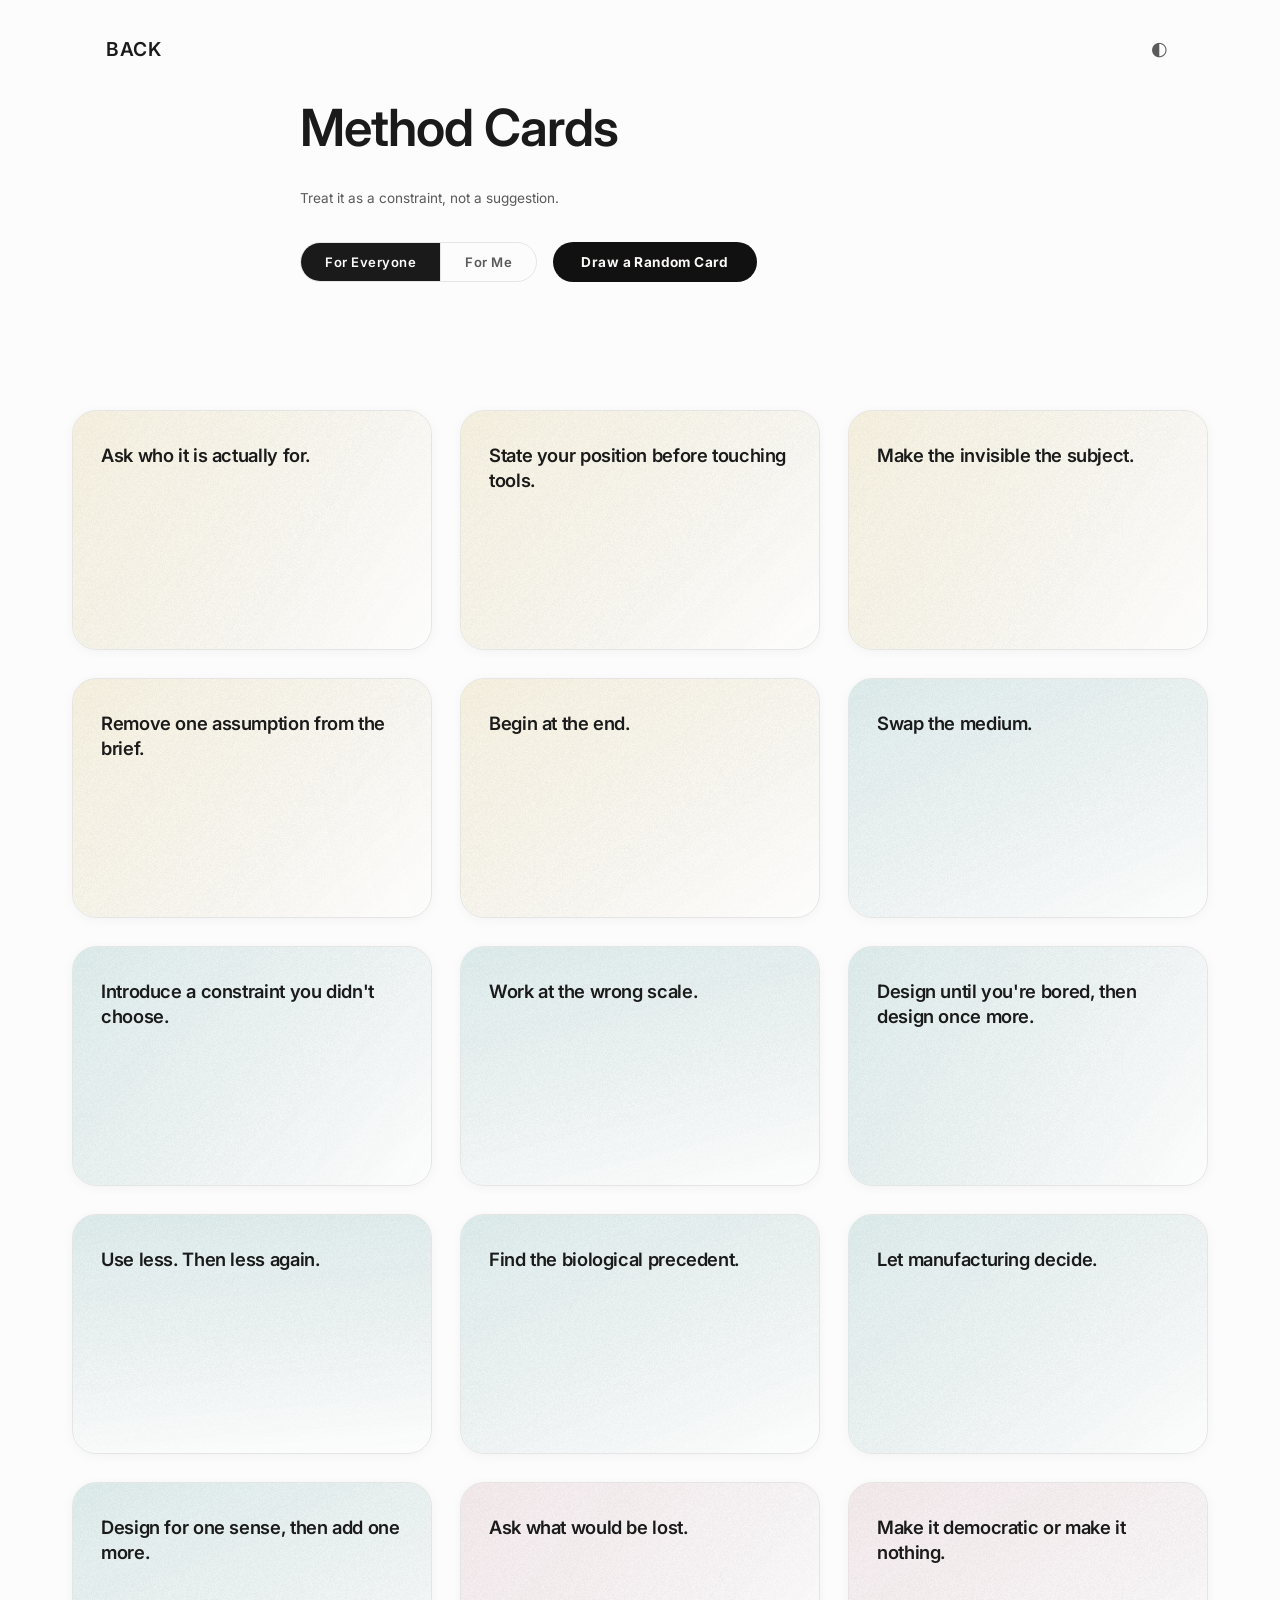
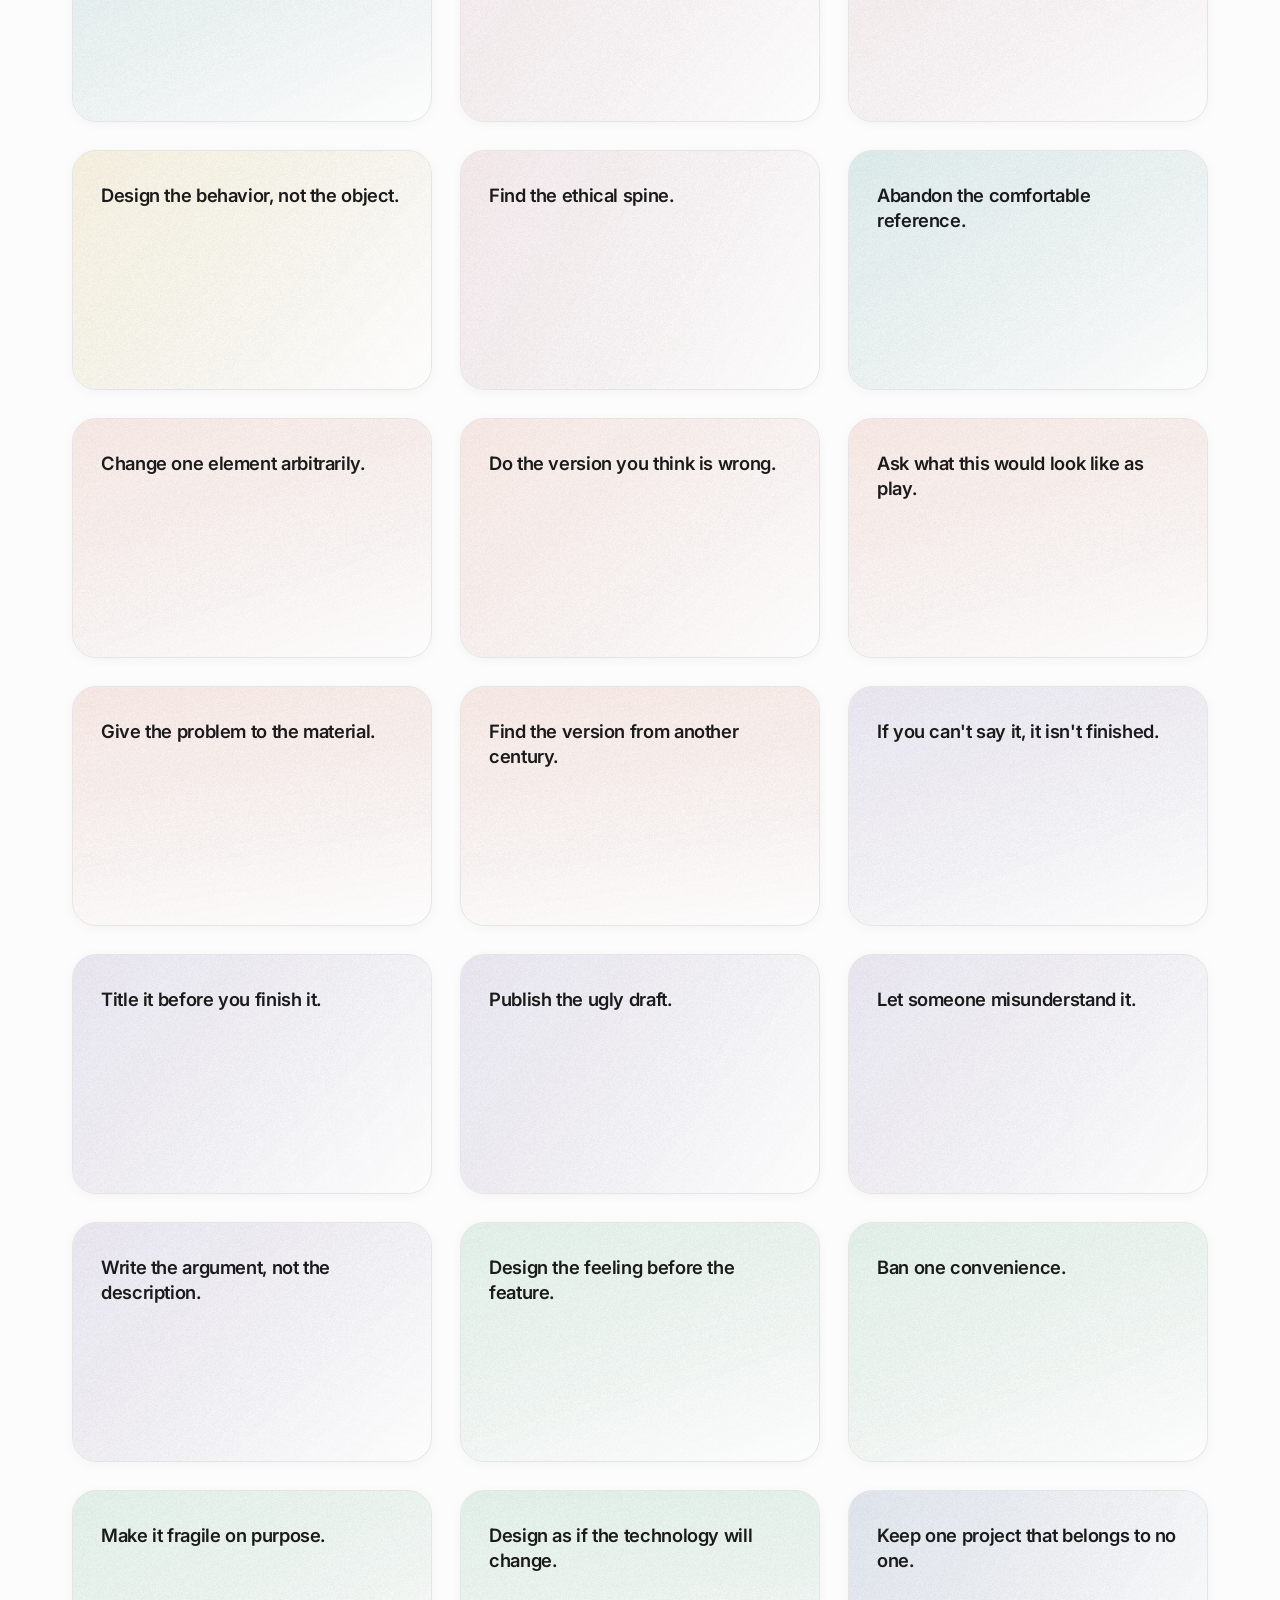
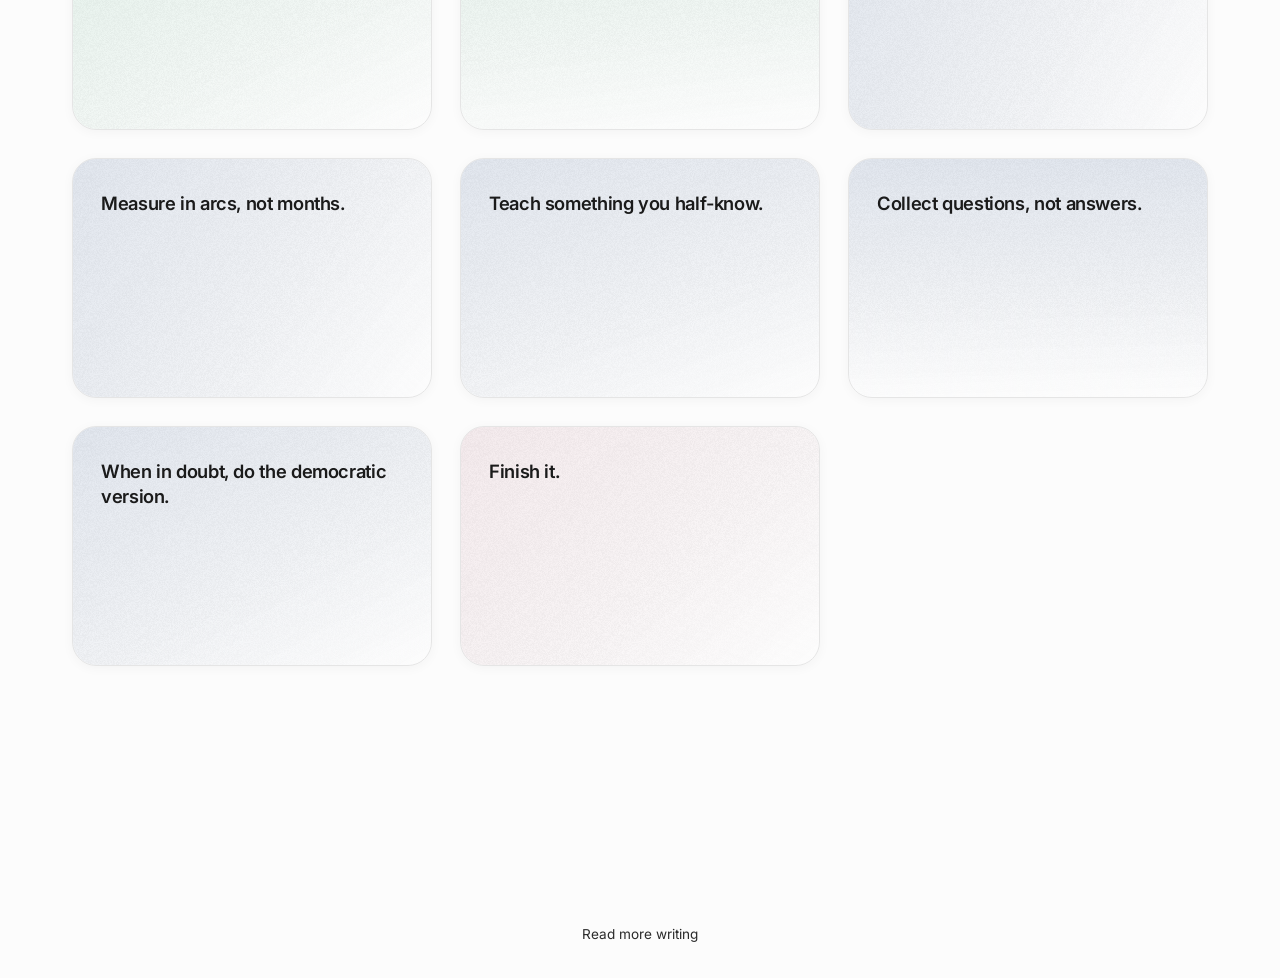
<file: cards.html>
<!DOCTYPE html>
<html lang="en">

<head>
    <meta charset="UTF-8">
    <meta name="viewport" content="width=device-width, initial-scale=1.0">
    <title>Method Cards</title>
    <meta name="description"
        content="A deck of oblique-style method cards for designers, writers, and makers — and one personal set for Prineeth.">
    <!-- Fonts -->
    <link
        href="https://fonts.googleapis.com/css2?family=Inter:wght@400;600&family=Merriweather:ital,wght@0,300;0,400;0,700;1,300&display=swap"
        rel="stylesheet">
    <link rel="stylesheet" href="css/style.css">
    <link rel="stylesheet" href="css/cards.css">
    <!-- Scripts -->
    <script src="https://cdnjs.cloudflare.com/ajax/libs/gsap/3.12.2/gsap.min.js"></script>
</head>

<body>

    <header class="site-header reading-header" style="max-width: 1100px;">
        <a href="index.html" class="logo back-link">Back</a>
        <div class="reading-controls">
            <button id="theme-toggle" aria-label="Toggle dark mode">◐</button>
        </div>
    </header>

    <main class="cards-page">
        <section class="cards-intro">
            <h1>Method Cards</h1>
            <p class="intro-subtitle">
            </p>
            <p class="intro-instructions">
                Treat it as a constraint, not a suggestion.
            </p>
        </section>

        <div class="cards-controls">
            <div class="deck-toggle" role="group" aria-label="Select card deck">
                <button class="deck-btn" data-deck="generic" id="deck-btn-generic">For Everyone</button>
                <button class="deck-btn" data-deck="personal" id="deck-btn-personal">For Me</button>
            </div>
            <button id="random-card-btn">Draw a Random Card</button>
        </div>

        <div class="cards-grid" id="cards-grid">
            <!-- Cards injected by JS -->
        </div>
    </main>

    <footer class="site-footer">
        <a class="footer-link" href="index.html">Read more writing</a>
    </footer>

    <script src="js/cards.js"></script>
</body>

</html>
</file>
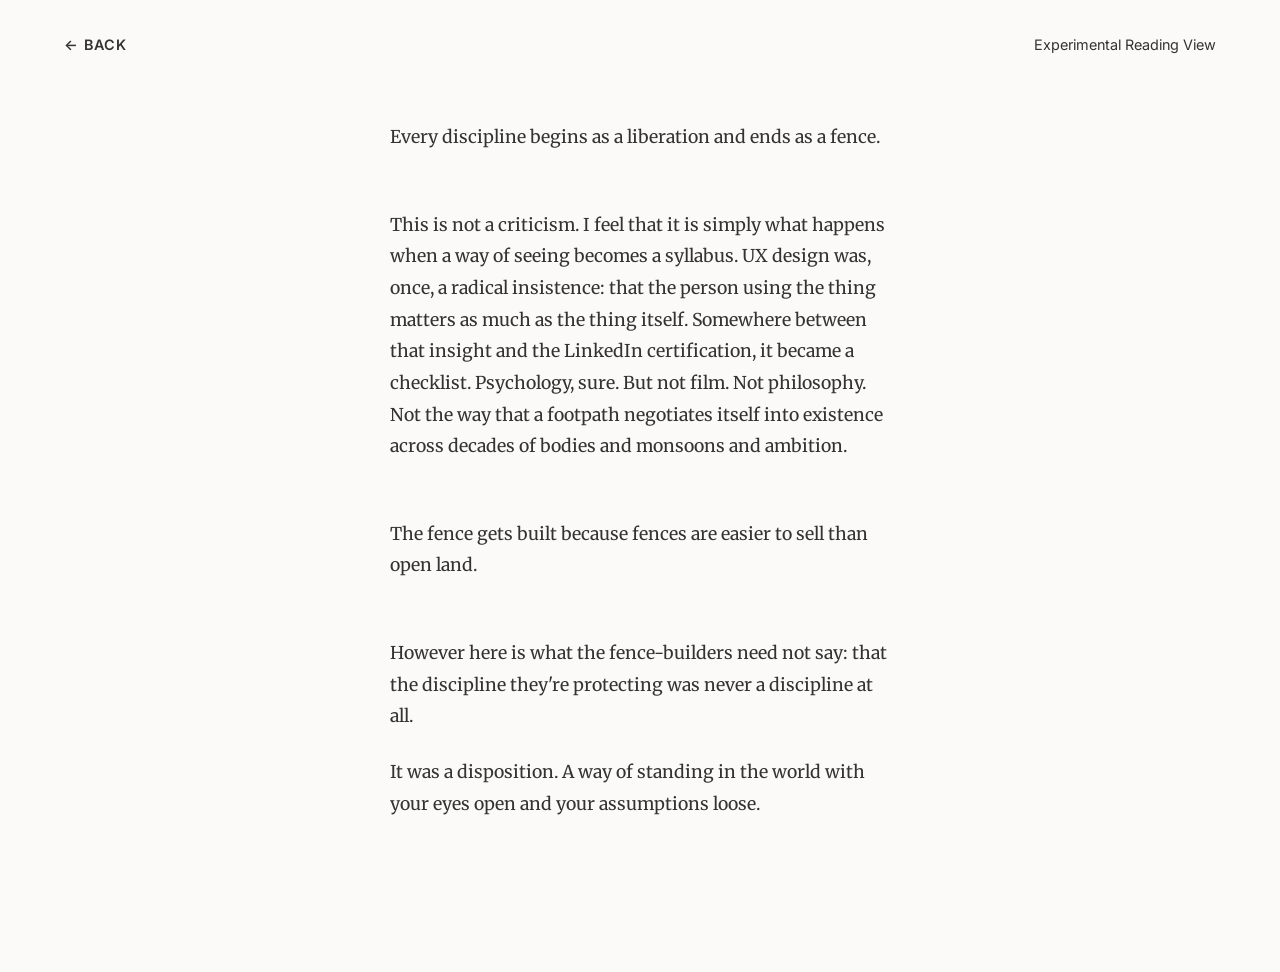
<file: post-v2.html>
<!DOCTYPE html>
<html lang="en">
<head>
    <meta charset="UTF-8">
    <meta name="viewport" content="width=device-width, initial-scale=1.0">
    <title>Experimental Layout - V2</title>
    <!-- Fonts -->
    <link href="https://fonts.googleapis.com/css2?family=Inter:wght@400;600&family=Merriweather:ital,wght@0,300;0,400;0,700;1,300&display=swap" rel="stylesheet">
    <!-- Base styles for general resetting (using experimental specific over it) -->
    <link rel="stylesheet" href="css/post-v2.css">
</head>
<body>
    <header class="site-header">
        <a href="index.html" class="logo back-link">← Back</a>
        <div class="reading-controls">
            <span>Experimental Reading View</span>
        </div>
    </header>

    <main class="experimental-layout">
        
        <div class="content-block">
            <div class="left-aside"></div>
            <div class="center-main">
                <p>Every discipline begins as a liberation and ends as a fence.</p>
            </div>
            <div class="right-aside"></div>
        </div>

        <div class="content-block">
            <div class="left-aside"></div>
            <div class="center-main">
                <p>This is not a criticism. I feel that it is simply what happens when a way of seeing becomes a syllabus. UX design was, once, a radical insistence: that the person using the thing matters as much as the thing itself. Somewhere between that insight and the LinkedIn certification, it became a checklist. Psychology, sure. But not film. Not philosophy. Not the way that a footpath negotiates itself into existence across decades of bodies and monsoons and ambition.</p>
            </div>
            <div class="right-aside"></div>
        </div>

        <div class="content-block">
            <div class="left-aside"></div>
            <div class="center-main">
                <p>The fence gets built because <span class="hover-collage" data-images="images/fence.jpg,images/fence2.jpg">fences</span> are easier to sell than open land.</p>
            </div>
            <div class="right-aside"></div>
        </div>

        <div class="content-block">
            <div class="left-aside"></div>
            <div class="center-main">
                <p>However here is what the fence-builders need not say: that the discipline they're protecting was never a discipline at all.</p>
                <p>It was a disposition. A way of standing in the world with your eyes open and your assumptions loose.</p>
            </div>
            <div class="right-aside"></div>
        </div>

    </main>
</body>
</html>
</file>
<file: css/style.css>
:root {
    /* Colors - Light Theme */
    --bg-color: #fcfcfc;
    --text-primary: #1a1a1a;
    --text-secondary: #5a5a5a;
    --accent: #d4af37; /* classy gold */
    --link-color: #2b2b2b;
    --border-color: #e5e5e5;
    
    /* Typography */
    --font-heading: 'Inter', sans-serif;
    --font-body: 'Merriweather', serif;
    --font-mono: 'Courier New', Courier, monospace;

    /* Spacing */
    --spacing-xs: 0.5rem;
    --spacing-sm: 1rem;
    --spacing-md: 2rem;
    --spacing-lg: 4rem;
    --spacing-xl: 8rem;

    /* Layout */
    --container-width: 680px;

    /* Transitions */
    --ease: cubic-bezier(0.25, 0.1, 0.25, 1);
}

[data-theme="dark"] {
    --bg-color: #111111;
    --text-primary: #e5e5e5;
    --text-secondary: #999999;
    --accent: #d4af37;
    --link-color: #cccccc;
    --border-color: #333333;
}

/* Reset & Basics */
*, *::before, *::after { box-sizing: border-box; }
html {
    background-color: var(--bg-color);
    transition: background-color 0.4s var(--ease);
}


body {
    margin: 0;
    padding: 0;
    background-color: transparent;
    color: var(--text-primary);
    font-family: var(--font-body);
    font-size: 1.125rem;
    line-height: 1.8;
    transition: color 0.4s var(--ease);
    overflow-x: hidden;
}

h1, h2, h3, h4, h5, h6 {
    font-family: var(--font-heading);
    font-weight: 600;
    line-height: 1.2;
    margin-top: 2em;
    margin-bottom: 0.5em;
    letter-spacing: -0.02em;
}

/* Prevent flash before GSAP animation */
.hero-title, .hero-subtitle, .site-header, .site-footer, .post-header, .post-content,
.cards-intro, .cards-controls {
    opacity: 0;
    filter: blur(12px);
}

a {
    color: var(--link-color);
    text-decoration: none;
    transition: color 0.3s var(--ease);
    border-bottom: 1px solid transparent;
}
a:hover {
    border-bottom-color: var(--accent);
    color: var(--text-primary);
}


/* Layout */
.container {
    max-width: var(--container-width);
    margin: 0 auto;
    padding: 0 var(--spacing-sm);
}

.site-header {
    display: flex;
    justify-content: space-between;
    align-items: center;
    padding: var(--spacing-md) var(--spacing-lg);
    font-family: var(--font-heading);
    font-size: 0.9rem;
    text-transform: uppercase;
    letter-spacing: 0.05em;
}

.logo {
    font-weight: 600;
    font-size: 1.2rem;
    color: var(--text-primary);
    border: none;
}
.logo:hover { border: none; color: var(--accent); }

nav a { margin-left: var(--spacing-md); border: none; }

/* Hero */
.hero {
    margin: var(--spacing-lg) 0 var(--spacing-xl);
}
.hero-title {
    font-size: clamp(3rem, 5vw, 5rem);
    margin: 0;
    line-height: 1.1;
}
.hero-subtitle {
    font-family: var(--font-heading);
    color: var(--text-secondary);
    font-size: 1.1rem;
    margin-top: var(--spacing-md);
}

/* Scribble Divider */
.scribble-divider {
    width: 100%;
    max-width: var(--container-width);
    margin: 0 auto;
    margin-top: -3.5rem; /* Pulled higher up into the hero's bottom margin */
    margin-bottom: 2rem;
    color: var(--accent); /* Applied accent color (gold) */
    opacity: 0.9;
}
.scribble-divider svg {
    width: 100%;
    height: 20px;
    display: block;
}
#scribble-path {
    stroke-dasharray: 1000;
    stroke-dashoffset: 1000;
}

/* Post List */
.post-item {
    display: block;
    margin-bottom: var(--spacing-lg);
    border: none;
    opacity: 0; /* for GSAP reveal */
    filter: blur(8px);
}
.post-item:hover {
    border: none;
}
.post-item:hover .post-item-title {
    color: var(--accent);
}
.post-item-meta {
    font-family: var(--font-heading);
    font-size: 0.85rem;
    color: var(--text-secondary);
    margin-bottom: 0.2rem;
}
.post-item-title {
    margin: 0 0 0.5rem 0;
    font-size: 1.8rem;
    transition: color 0.3s var(--ease);
}
.post-item-summary {
    color: var(--text-secondary);
    margin: 0;
    font-size: 1rem;
}

/* Footer */
.site-footer {
    text-align: center;
    padding: var(--spacing-xl) 0 var(--spacing-md);
    font-family: var(--font-heading);
    font-size: 0.85rem;
    color: var(--text-secondary);
}

/* Article Page */
.reading-header {
    max-width: var(--container-width);
    margin: 0 auto;
    padding: var(--spacing-md) var(--spacing-sm);
}
.reading-controls button {
    background: none; border: none;
    font-size: 1.2rem; cursor: pointer;
    color: var(--text-secondary);
    transition: color 0.3s;
}
.reading-controls button:hover { color: var(--text-primary); }

.post-container {
    max-width: var(--container-width);
    margin: 0 auto;
    padding: 0 var(--spacing-sm);
}

.post-meta {
    font-family: var(--font-heading);
    font-size: 0.9rem;
    color: var(--text-secondary);
    text-transform: uppercase;
    letter-spacing: 0.05em;
    margin-bottom: var(--spacing-sm);
}

.post-title {
    font-size: clamp(2.5rem, 4vw, 4rem);
    margin-top: 0;
    line-height: 1.1;
}

.post-summary {
    font-size: 1.25rem;
    color: var(--text-secondary);
    margin-top: var(--spacing-sm);
    font-style: italic;
}

.divider {
    width: 60px;
    height: 2px;
    background-color: var(--accent);
    margin: var(--spacing-lg) 0;
}

.post-content {
    opacity: 0; /* faded in via GSAP on load */
}

/* Markdown Generated Content Styling */
.post-content p {
    margin-bottom: 1.5em;
}
.post-content img {
    max-width: 100%;
    height: auto;
    border-radius: 4px;
    margin: var(--spacing-md) 0;
}
.post-content blockquote {
    border-left: 3px solid var(--accent);
    margin: var(--spacing-md) 0;
    padding-left: var(--spacing-md);
    font-style: italic;
    color: var(--text-secondary);
}
.post-content pre {
    background: #1e1e1e;
    color: #cecece;
    padding: var(--spacing-md);
    border-radius: 8px;
    overflow-x: auto;
    font-family: var(--font-mono);
    font-size: 0.9rem;
}
.post-content code {
    font-family: var(--font-mono);
    background: rgba(128,128,128,0.1);
    padding: 0.2em 0.4em;
    border-radius: 3px;
    font-size: 0.9em;
}
.post-content ul, .post-content ol {
    margin-bottom: 1.5em;
    padding-left: 1.5em;
}

/* Progress bar */
.progress-bar {
    position: fixed;
    top: 0; left: 0;
    height: 3px;
    background-color: var(--accent);
    width: 0%;
    z-index: 1000;
}

/* -----------------------------------------
   INTERACTIVE READING FEATURES
----------------------------------------- */

/* Highlighting & Toolbox */
.text-toolbox {
    position: fixed;
    background: var(--text-primary);
    color: var(--bg-color);
    padding: 6px 10px;
    border-radius: 8px;
    box-shadow: 0 4px 15px rgba(0,0,0,0.2);
    z-index: 1000;
    display: flex;
    align-items: center;
    gap: 4px;
    transform: translate(-50%, -150%);
    pointer-events: auto;
    opacity: 0;
    visibility: hidden;
    transition: opacity 0.2s, visibility 0.2s, transform 0.2s;
}
.text-toolbox[data-visible="true"] {
    opacity: 1;
    visibility: visible;
    transform: translate(-50%, -120%);
}
.toolbox-btn {
    background: none;
    border: none;
    color: var(--bg-color);
    font-family: var(--font-heading);
    font-size: 0.85rem;
    font-weight: 600;
    cursor: pointer;
    padding: 4px 6px;
    border-radius: 4px;
    transition: background 0.2s, color 0.2s;
    line-height: 1;
}
.toolbox-btn:hover {
    color: var(--accent);
    background: rgba(128,128,128,0.15);
}
.toolbox-divider {
    width: 1px;
    background: rgba(128,128,128,0.3);
    align-self: stretch;
    margin: 0 2px;
}
mark.custom-highlight {
    background-color: rgba(212, 175, 55, 0.4);
    color: inherit;
    border-radius: 3px;
    padding: 0 2px;
}
.text-size-up {
    font-size: 1.25em;
}
.comment-mark {
    text-decoration: underline;
    text-decoration-style: dotted;
    text-decoration-color: var(--accent);
    cursor: help;
    position: relative;
}
.comment-mark:hover::after {
    content: attr(data-comment);
    position: absolute;
    bottom: 100%;
    left: 50%;
    transform: translateX(-50%);
    background: var(--text-primary);
    color: var(--bg-color);
    padding: 6px 12px;
    border-radius: 6px;
    font-size: 0.8rem;
    font-family: var(--font-heading);
    white-space: nowrap;
    max-width: 300px;
    overflow: hidden;
    text-overflow: ellipsis;
    box-shadow: 0 4px 12px rgba(0,0,0,0.2);
    z-index: 999;
    pointer-events: none;
}

/* Hover Collages */
.hover-collage {
    text-decoration: underline;
    text-decoration-color: var(--accent);
    text-decoration-thickness: 2px;
    cursor: pointer;
    transition: color 0.3s;
}
.hover-collage:hover {
    color: var(--accent);
}
.collage-overlay {
    position: fixed;
    top: 0; right: 0;
    width: 45vw; height: 100vh;
    pointer-events: none;
    z-index: 900;
    display: flex;
    align-items: center;
    justify-content: center;
}
@media (max-width: 768px) {
    .collage-overlay { width: 100vw; justify-content: center; }
}
.collage-img {
    position: absolute;
    max-width: 60%;
    max-height: 60%;
    border-radius: 8px;
    box-shadow: 0 20px 40px rgba(0,0,0,0.3);
    opacity: 0;
    transform: scale(0.9) rotate(0deg);
}

/* Collage Sidebar (Desktop click-to-pin) */
.collage-sidebar {
    position: fixed;
    top: 0;
    right: 0;
    width: 35vw;
    height: 100vh;
    background: var(--bg-color);
    border-left: 1px solid var(--border-color);
    z-index: 950;
    overflow-y: auto;
    padding: var(--spacing-lg) var(--spacing-md);
    display: flex;
    flex-direction: column;
    gap: var(--spacing-md);
    box-shadow: -8px 0 30px rgba(0,0,0,0.08);
}
.collage-sidebar .sidebar-close-btn {
    position: sticky;
    top: 0;
    align-self: flex-end;
    background: none;
    border: none;
    font-size: 1.6rem;
    color: var(--text-secondary);
    cursor: pointer;
    padding: 4px 8px;
    transition: color 0.3s;
    z-index: 10;
    font-family: var(--font-heading);
}
.collage-sidebar .sidebar-close-btn:hover {
    color: var(--text-primary);
}
.collage-sidebar img {
    width: 100%;
    height: auto;
    border-radius: 8px;
    box-shadow: 0 4px 20px rgba(0,0,0,0.1);
    opacity: 0;
}
.hover-collage.active {
    color: var(--accent);
    text-decoration-color: var(--accent);
}

/* Collage Gallery Overlay (Mobile popup) */
.collage-gallery-overlay {
    position: fixed;
    top: 0;
    left: 0;
    width: 100vw;
    height: 100vh;
    background: rgba(0, 0, 0, 0.92);
    z-index: 1000;
    overflow-y: auto;
    -webkit-overflow-scrolling: touch;
    display: flex;
    flex-direction: column;
    align-items: center;
    padding: var(--spacing-lg) var(--spacing-md);
    gap: var(--spacing-md);
}
.collage-gallery-overlay .gallery-close-btn {
    position: fixed;
    top: var(--spacing-sm);
    right: var(--spacing-sm);
    background: rgba(255, 255, 255, 0.15);
    border: none;
    color: #fff;
    font-size: 1.6rem;
    width: 44px;
    height: 44px;
    border-radius: 50%;
    cursor: pointer;
    z-index: 1001;
    display: flex;
    align-items: center;
    justify-content: center;
    backdrop-filter: blur(8px);
    transition: background 0.3s;
    font-family: var(--font-heading);
}
.collage-gallery-overlay .gallery-close-btn:hover {
    background: rgba(255, 255, 255, 0.3);
}
.collage-gallery-overlay img {
    width: 100%;
    max-width: 90vw;
    height: auto;
    border-radius: 8px;
    box-shadow: 0 8px 30px rgba(0, 0, 0, 0.4);
    opacity: 0;
}

/* Large Media Breaks */
.media-break {
    width: 100vw;
    max-width: 1000px;
    margin: var(--spacing-xl) 0;
    position: relative;
    left: 50%;
    transform: translateX(-50%);
    display: flex;
    flex-direction: column;
    align-items: center;
}
.media-break img, .media-break video {
    width: 100%;
    height: auto;
    border-radius: 8px;
    box-shadow: 0 10px 40px rgba(0,0,0,0.15);
}
.media-break figcaption {
    margin-top: var(--spacing-sm);
    font-family: var(--font-heading);
    font-size: 0.85rem;
    color: var(--text-secondary);
    text-align: center;
    max-width: 80%;
}

/* -----------------------------------------
   RESPONSIVE / MOBILE
----------------------------------------- */
@media (max-width: 768px) {
    :root {
        --spacing-lg: 2rem;
        --spacing-xl: 3rem;
    }

    body {
        font-size: 150%;
    }

    .site-header {
        padding: var(--spacing-sm) var(--spacing-sm);
    }

    .hero-title {
        font-size: clamp(2rem, 8vw, 3rem);
    }

    .post-title {
        font-size: clamp(1.8rem, 6vw, 2.8rem);
    }

    .post-summary {
        font-size: 1.05rem;
    }

    .media-break {
        max-width: 100vw;
        margin: var(--spacing-lg) 0;
    }

    .collage-overlay {
        width: 100vw;
        height: 50vh;
        top: auto;
        bottom: 0;
    }

    .collage-img {
        max-width: 45%;
        max-height: 45%;
    }

    .text-toolbox {
        max-width: 90vw;
    }

    .reading-header {
        padding: var(--spacing-sm);
    }
}

@media (max-width: 480px) {
    .hero-title {
        font-size: 2rem;
    }
    .post-item-title {
        font-size: 1.4rem;
    }
    .post-title {
        font-size: 1.8rem;
    }
}
</file>
<file: css/cards.css>
/* =============================================
   OBLIQUE METHOD CARDS — Interactive Deck Styles
   Organic shapes, masonry rhythm, noisy gradients
   ============================================= */

/* Page intro */
.cards-page {
    max-width: 1200px;
    margin: 0 auto;
    padding: 0 var(--spacing-md);
}

.cards-intro {
    max-width: var(--container-width);
    margin: 0 auto var(--spacing-md);
    text-align: left;
}

.cards-intro h1 {
    font-size: clamp(2.5rem, 4vw, 4rem);
    margin-bottom: var(--spacing-xs);
    line-height: 1.1;
    margin-top: 0;
}

.cards-intro .intro-subtitle {
    font-family: var(--font-body);
    color: var(--text-secondary);
    font-size: 1.05rem;
    font-style: italic;
    margin-bottom: var(--spacing-md);
    line-height: 1.6;
}

.cards-intro .intro-instructions {
    font-family: var(--font-heading);
    font-size: 0.85rem;
    color: var(--text-secondary);
    line-height: 1.7;
    max-width: 520px;
    margin: 0;
}

/* Controls bar */
.cards-controls {
    max-width: var(--container-width);
    margin: 0 auto var(--spacing-xl);
    display: flex;
    justify-content: flex-start;
    gap: var(--spacing-sm);
    flex-wrap: wrap;
}

#random-card-btn {
    font-family: var(--font-heading);
    font-size: 0.85rem;
    font-weight: 700;
    letter-spacing: 0.03em;
    padding: 12px 28px;
    border: none;
    border-radius: 100px;
    background: #111;
    color: #FAF9F6;
    cursor: pointer;
    transition: all 0.3s var(--ease);
}

#random-card-btn:hover {
    background: #000;
    box-shadow: 0 6px 24px rgba(0, 0, 0, 0.2);
    transform: translateY(-1px);
}

/* Deck toggle pill */
.deck-toggle {
    display: flex;
    gap: 0;
    border: 1.5px solid var(--border-color);
    border-radius: 100px;
    overflow: hidden;
    background: transparent;
}

.deck-btn {
    font-family: var(--font-heading);
    font-size: 0.82rem;
    font-weight: 600;
    letter-spacing: 0.04em;
    padding: 11px 24px;
    border: none;
    background: transparent;
    color: var(--text-secondary);
    cursor: pointer;
    transition: background 0.25s var(--ease), color 0.25s var(--ease);
    white-space: nowrap;
}

.deck-btn:first-child {
    border-right: 1.5px solid var(--border-color);
}

.deck-btn:hover {
    background: rgba(128, 128, 128, 0.08);
    color: var(--text-primary);
}

.deck-btn--active {
    background: var(--text-primary) !important;
    color: var(--bg-color) !important;
}

/* =============================================
   Card Grid — Organic, varied, spread layout
   ============================================= */
.cards-grid {
    display: grid;
    grid-template-columns: repeat(3, 1fr);
    gap: 28px;
    padding-bottom: var(--spacing-xl);
}

/* Individual Card wrapper */
.method-card {
    perspective: 1200px;
    min-height: 240px;
    cursor: pointer;
    opacity: 0;
    filter: blur(8px);
    transition: transform 0.4s var(--ease);
}



.method-card.hidden {
    display: none;
}

/* The card inner wrapper that flips */
.card-inner {
    position: relative;
    width: 100%;
    height: 100%;
    transition: transform 0.65s cubic-bezier(0.4, 0, 0.2, 1);
    transform-style: preserve-3d;
}

.method-card.flipped .card-inner {
    transform: rotateY(180deg);
}

/* Shared face styles */
.card-front,
.card-back {
    position: absolute;
    inset: 0;
    backface-visibility: hidden;
    -webkit-backface-visibility: hidden;
    padding: 32px 28px;
    display: flex;
    flex-direction: column;
    overflow: hidden;
    /* default round shape — overridden by shape variants */
    border-radius: 24px;
}

/* Front face */
.card-front {
    background: var(--bg-color);
    border: 1px solid var(--border-color);
    box-shadow: 0 2px 12px rgba(0, 0, 0, 0.04);
    transition: box-shadow 0.35s var(--ease), border-color 0.35s var(--ease);
}

.method-card:hover .card-front {
    box-shadow: 0 12px 40px rgba(0, 0, 0, 0.08);
    border-color: rgba(128, 128, 128, 0.25);
    background: linear-gradient(135deg, rgba(140, 140, 140, 0.15) 0%, rgba(140, 140, 140, 0.05) 60%, var(--bg-color) 100%) !important;
}

/* Noise texture overlay */
.card-front::after {
    content: '';
    position: absolute;
    inset: 0;
    background-image: var(--noise-texture);
    background-repeat: repeat;
    opacity: 0.35;
    mix-blend-mode: overlay;
    pointer-events: none;
}

/* Card title on front — the main focus */
.card-title {
    font-family: var(--font-heading);
    font-size: 1.15rem;
    font-weight: 600;
    line-height: 1.35;
    color: var(--text-primary);
    margin: 0;
    flex: 1;
    display: flex;
    align-items: flex-start;
}



/* Back face */
.card-back {
    background: var(--text-primary);
    color: var(--bg-color);
    transform: rotateY(180deg);
    justify-content: center;
    border: none;
}

.card-back-content {
    font-family: var(--font-body);
    font-size: 0.92rem;
    line-height: 1.75;
    overflow-y: auto;
}


/* =============================================
   Random card spotlight overlay
   ============================================= */
.spotlight-overlay {
    position: fixed;
    inset: 0;
    background: rgba(0, 0, 0, 0.82);
    backdrop-filter: blur(16px);
    -webkit-backdrop-filter: blur(16px);
    z-index: 2000;
    display: flex;
    align-items: center;
    justify-content: center;
    flex-direction: column;
    gap: 28px;
    cursor: pointer;
}

.spotlight-card {
    perspective: 1200px;
    width: 360px;
    height: 420px;
    cursor: pointer;
}

.spotlight-card .card-inner {
    width: 100%;
    height: 100%;
    transition: transform 0.65s cubic-bezier(0.4, 0, 0.2, 1);
    transform-style: preserve-3d;
    position: relative;
}

.spotlight-card.flipped .card-inner {
    transform: rotateY(180deg);
}

.spotlight-card .card-front,
.spotlight-card .card-back {
    padding: 40px 34px;
}

.spotlight-card .card-front {
    box-shadow: 0 24px 70px rgba(0, 0, 0, 0.45);
}


.spotlight-card .card-title {
    font-size: 1.5rem;
    color: #FAF9F6;
}

.spotlight-card .card-back {
    box-shadow: 0 24px 70px rgba(0, 0, 0, 0.45);
}

.spotlight-card .card-back-content {
    font-size: 1.05rem;
    color: #FAF9F6;
}

.spotlight-dismiss {
    font-family: var(--font-heading);
    font-size: 0.75rem;
    color: rgba(255, 255, 255, 0.4);
    letter-spacing: 0.1em;
    text-transform: uppercase;
}

/* =============================================
   RESPONSIVE — Mobile first
   ============================================= */

/* Tablet */
@media (max-width: 900px) {
    .cards-grid {
        grid-template-columns: repeat(2, 1fr);
        gap: 20px;
    }

    .method-card {
        min-height: 220px;
    }

    .cards-page {
        padding: 0 var(--spacing-sm);
    }
}

/* Mobile */
@media (max-width: 600px) {
    .cards-grid {
        grid-template-columns: 1fr;
        gap: 16px;
    }

    .method-card {
        min-height: 200px;
    }

    .card-front,
    .card-back {
        padding: 24px 22px;
    }

    .card-title {
        font-size: 1.05rem;
    }

    .cards-intro h1 {
        font-size: 1.9rem;
    }

    .cards-intro .intro-subtitle {
        font-size: 0.95rem;
    }

    .spotlight-card {
        width: 85vw;
        max-width: 340px;
        height: 380px;
    }

    .spotlight-card .card-front,
    .spotlight-card .card-back {
        padding: 30px 24px;
    }

    .spotlight-card .card-title {
        font-size: 1.25rem;
    }


}

/* Small phones */
@media (max-width: 380px) {
    .cards-page {
        padding: 0 12px;
    }

    .cards-grid {
        gap: 12px;
    }

    .method-card {
        min-height: 180px;
    }

    .card-front,
    .card-back {
        padding: 20px 18px;
    }

    .card-title {
        font-size: 0.95rem;
    }
}
</file>
<file: css/post-v2.css>
/* post-v2.css - Experimental 3-column Layout */

:root {
    --bg-color: #fcfaf8; /* warm off-white */
    --text-color: #333333;
    --text-light: #666666;
    --accent-color: #d4a373; /* Example accent */
    --border-color: #dddddd;
    
    --font-serif: 'Merriweather', serif;
    --font-sans: 'Inter', sans-serif;
}

body {
    background-color: var(--bg-color);
    color: var(--text-color);
    font-family: var(--font-serif);
    line-height: 1.8;
    margin: 0;
    padding: 0;
    -webkit-font-smoothing: antialiased;
}

a {
    color: inherit;
    text-decoration: underline;
    text-underline-offset: 4px;
    text-decoration-thickness: 1px;
    text-decoration-color: #999;
}

a:hover {
    text-decoration-color: var(--text-color);
    color: var(--text-color);
}

/* Header simple nav */
.site-header {
    padding: 2rem 4rem;
    font-family: var(--font-sans);
    font-size: 0.9rem;
    display: flex;
    justify-content: space-between;
}
.site-header a {
    text-decoration: none;
    font-weight: 600;
    text-transform: uppercase;
    letter-spacing: 1px;
}

/* The Grid Container */
.experimental-layout {
    max-width: 1000px;
    margin: 0 auto;
    padding: 2rem 2rem 6rem;
}

/* Each block acts as a row in the overall flow */
.content-block {
    display: grid;
    /* 
       Left column: flexible. 
       Center column: optimal reading width (max 50ch or so).
       Right column: flexible for sidenotes.
    */
    grid-template-columns: 1fr minmax(auto, 50ch) 1fr;
    gap: 2rem;
    margin-bottom: 2rem;
    align-items: start;
}

/* Grid Children Placement */
.content-block > .left-aside {
    grid-column: 1;
    display: flex;
    justify-content: flex-end;
    align-items: flex-start;
}

.content-block > .center-main {
    grid-column: 2;
    font-size: 1.1rem;
}

.content-block > .right-aside {
    grid-column: 3;
    font-family: var(--font-sans);
    font-size: 0.85rem;
    color: var(--text-light);
    border-left: 2px solid var(--border-color);
    padding-left: 1.5rem;
    line-height: 1.6;
}

/* Full Width block */
.content-block.full-width {
    grid-template-columns: 1fr;
}
.content-block.full-width > .center-main {
    grid-column: 1 / -1;
    max-width: none;
}
.content-block.full-width img {
    width: 100%;
    height: auto;
    border-radius: 8px; /* Optional slight styling */
    margin: 2rem 0;
}

/* Internal Center Main styles */
.center-main p {
    margin-top: 0;
    margin-bottom: 1.5rem;
}
.center-main ul {
    margin-bottom: 1.5rem;
    padding-left: 1.2rem;
}
.center-main li {
    margin-bottom: 0.5rem;
}
.center-main strike, .center-main s {
    color: #999;
}

/* Left Aside Img */
.left-aside img {
    max-width: 180px;
    width: 100%;
    height: auto;
}

/* Right Aside Lists */
.right-aside p {
    margin-top: 0;
    margin-bottom: 1rem;
}
.right-aside ul {
    list-style: none;
    padding: 0;
    margin: 0;
}
.right-aside li {
    margin-bottom: 0.4rem;
}
.right-aside a {
    text-decoration: underline;
    text-decoration-color: transparent;
    transition: text-decoration-color 0.2s;
}
.right-aside a:hover {
    text-decoration-color: var(--text-light);
}

/* Responsiveness */
@media (max-width: 1200px) {
    .content-block {
        gap: 2rem;
    }
}

@media (max-width: 1024px) {
    .experimental-layout {
        padding: 2rem;
    }
    .content-block {
        grid-template-columns: 1fr 2fr; /* Left disappears or stacks? Let's keep 2 cols mostly */
    }
    .content-block > .left-aside {
        display: none; /* or stack it */
    }
    .content-block > .right-aside {
        grid-column: 2;
        border-left: none;
        padding-left: 0;
        margin-top: 1rem;
        font-size: 0.9rem;
    }
}

@media (max-width: 768px) {
    .experimental-layout {
        padding: 1.5rem;
    }
    .content-block {
        grid-template-columns: 1fr;
        gap: 1.5rem;
    }
    .content-block > .left-aside {
        display: block;
        grid-column: 1;
        justify-content: flex-start;
        margin-bottom: 1.5rem;
    }
    .content-block > .center-main {
        grid-column: 1;
    }
    .content-block > .right-aside {
        grid-column: 1;
        border-left: 4px solid var(--border-color); /* Add left border back for quotation feel on mobile */
        padding-left: 1rem;
        margin-top: 0;
    }
}
</file>
